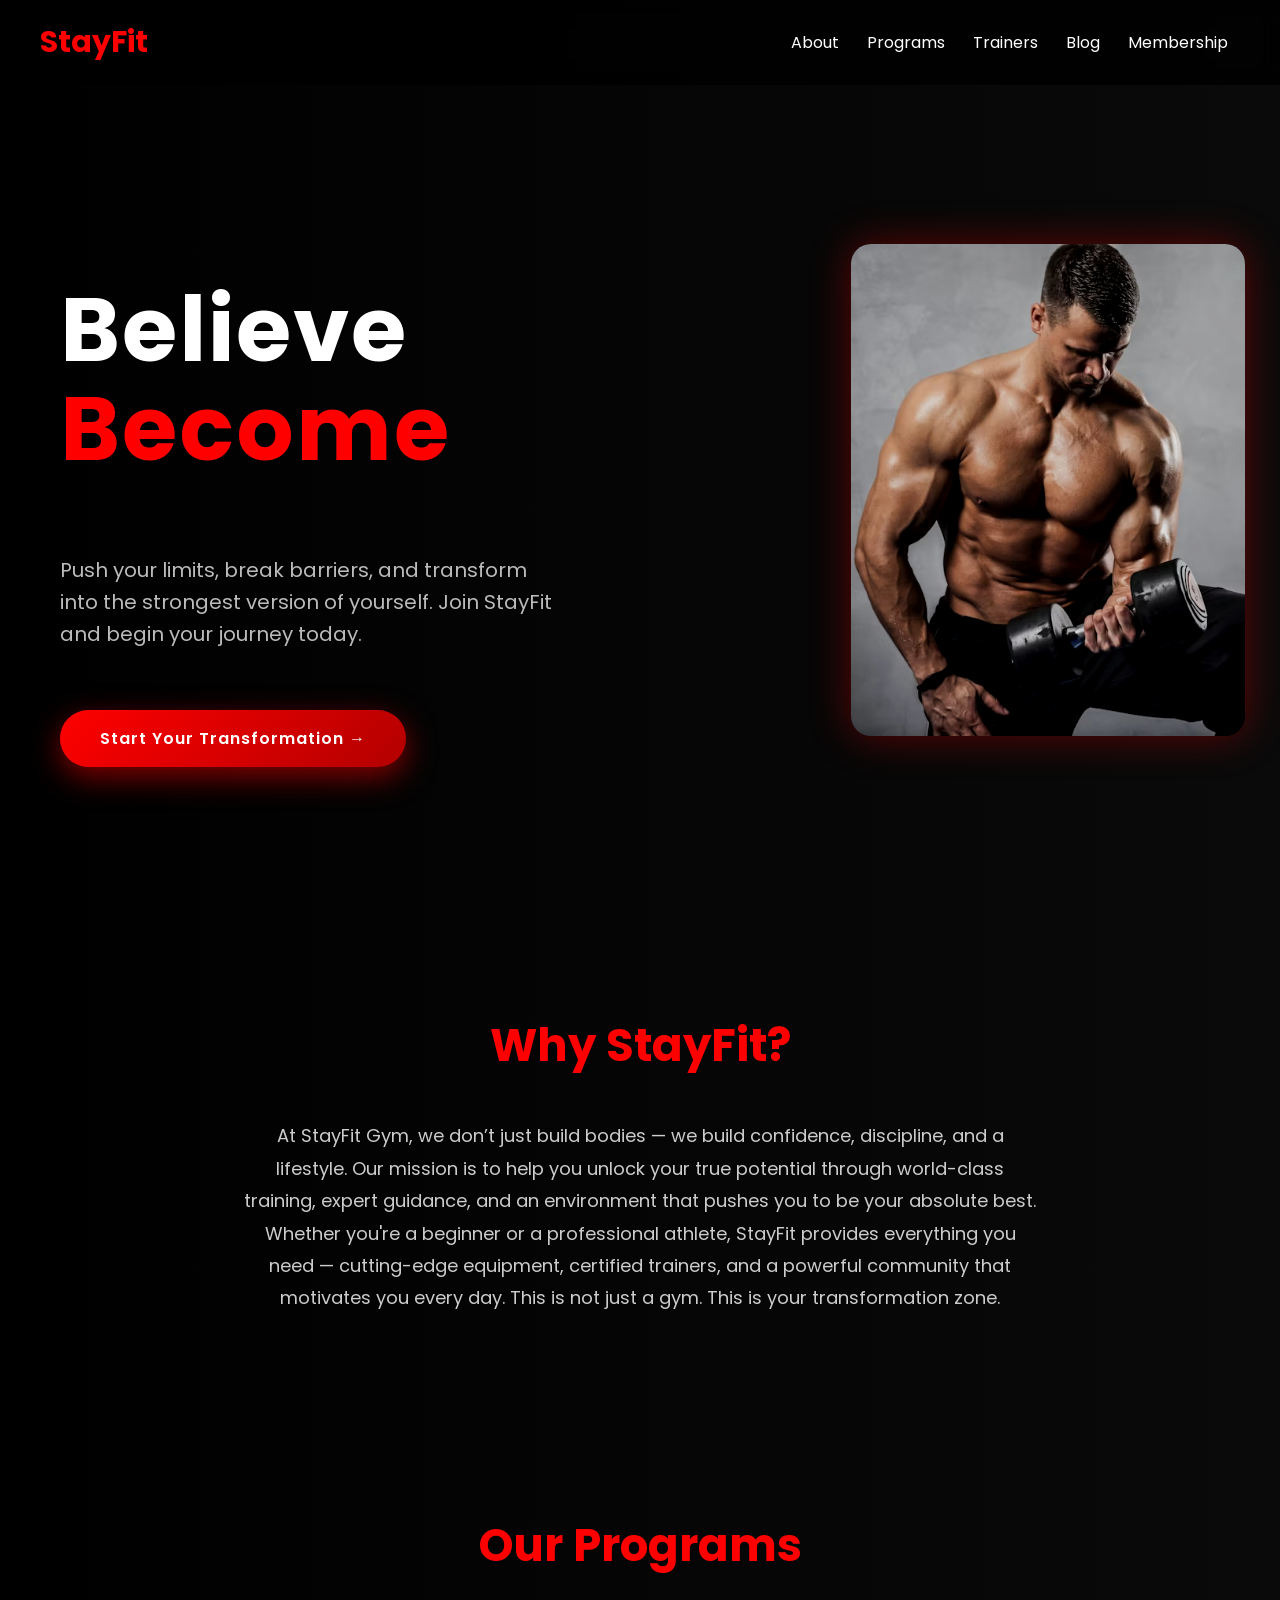
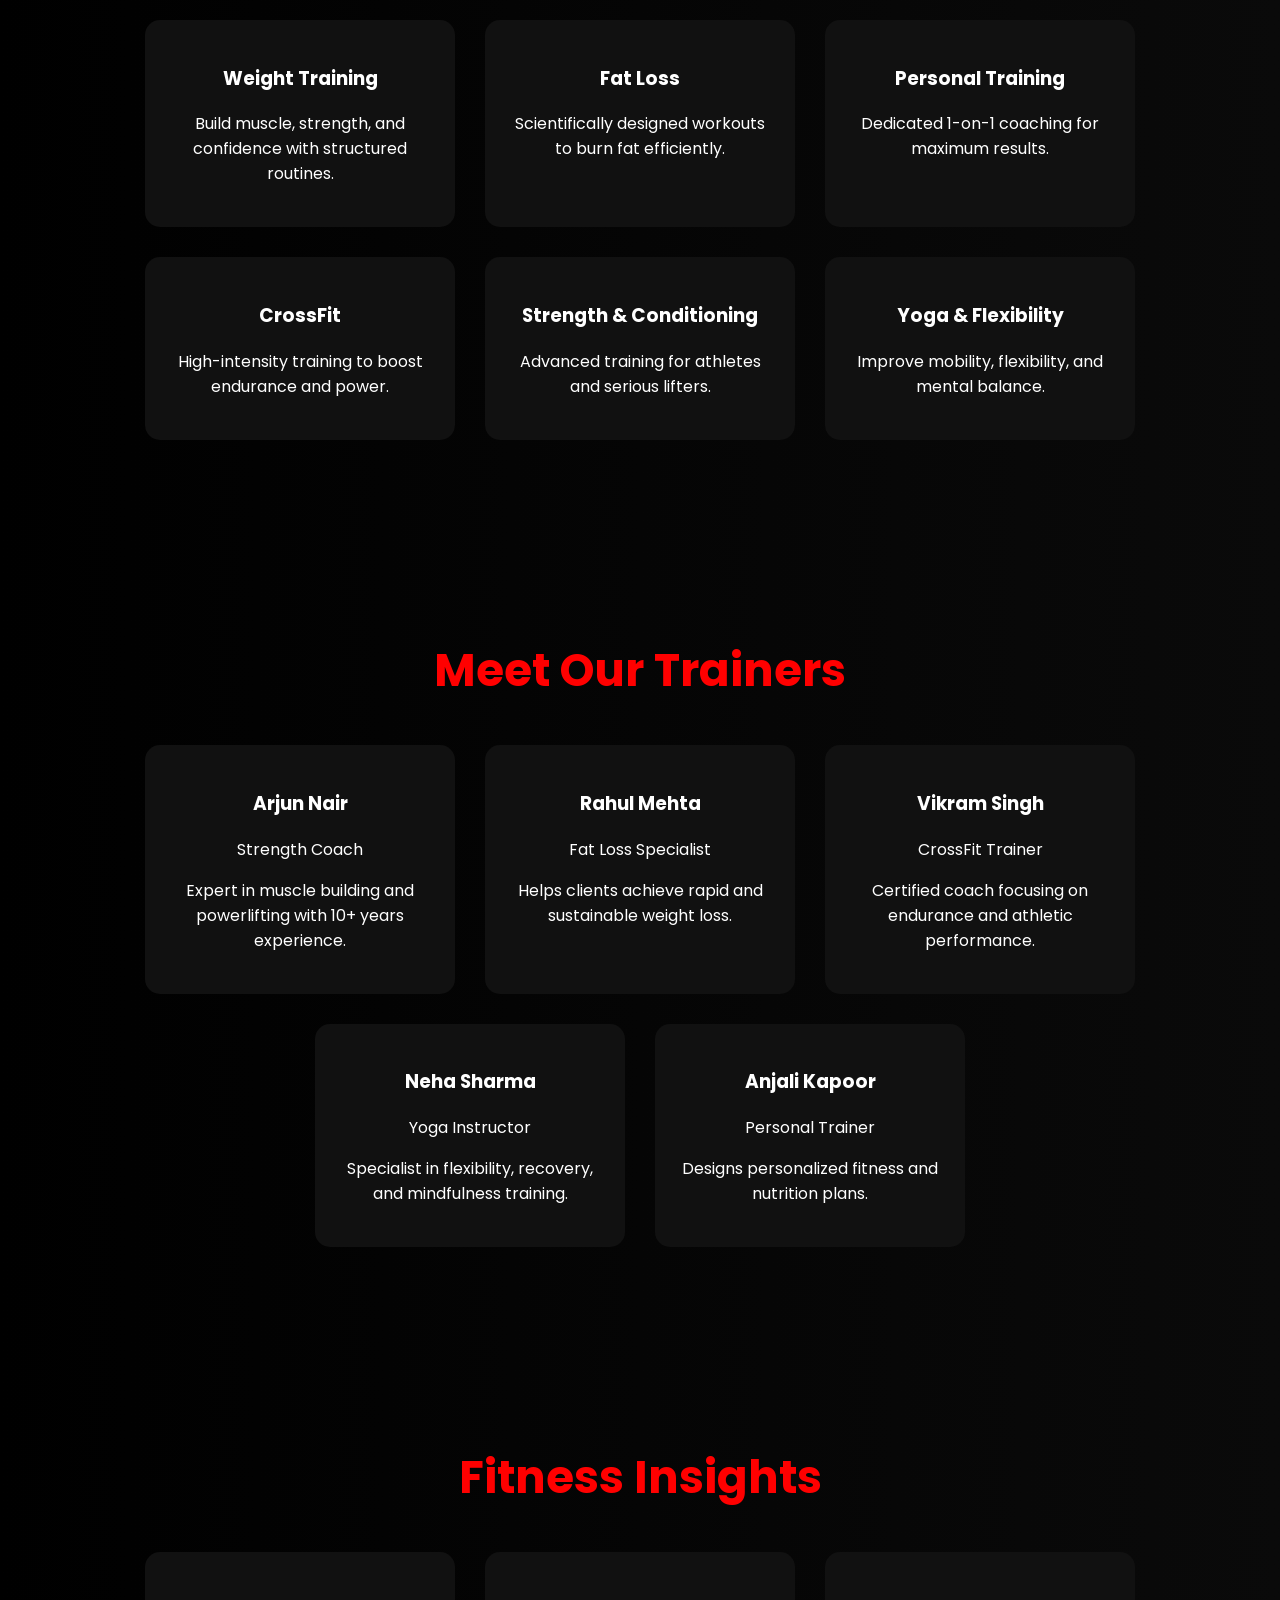
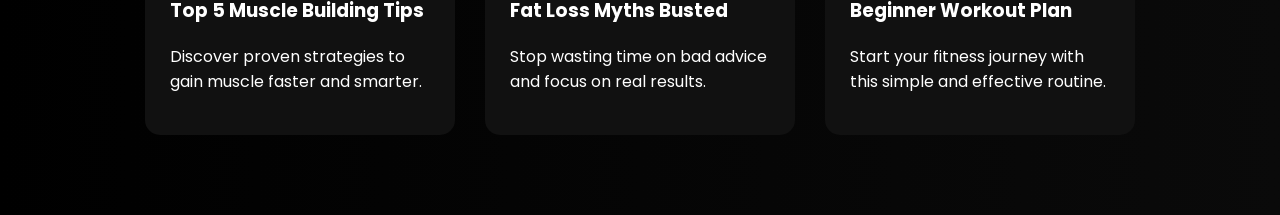
<file: templates/index.html>
<!DOCTYPE html>
<html>
<head>
    <title>StayFit Gym</title>

    <!-- Google Font -->
    <link href="https://fonts.googleapis.com/css2?family=Poppins:wght@300;400;600;700&display=swap" rel="stylesheet">

    <!-- CSS -->
    <link rel="stylesheet" href="style.css">
</head>

<body>

<header>
    <div class="logo">StayFit</div>

    <nav>
        <a href="#about">About</a>
        <a href="#programs">Programs</a>
        <a href="#trainers">Trainers</a>
        <a href="#blog">Blog</a>
        <a href="templates/membership">Membership</a>
    </nav>
</header>

<!-- HERO -->
<section class="hero">

    <div class="left">
        <h1>
            Believe<br>
            <span>Become</span>
        </h1>

        <p class="tagline">
            Push your limits, break barriers, and transform into the strongest version of yourself.
            Join StayFit and begin your journey today.
        </p>

        <a href="membership" class="btn">
            Start Your Transformation →
        </a>
    </div>

    <div class="right">
        <img src="images/gym2.jpg" alt="Gym">
    </div>

</section>

<!-- ABOUT -->
<section id="about" class="about">
    <h2 class="section-title">Why StayFit?</h2>

    <p class="about-text">
        At StayFit Gym, we don’t just build bodies — we build confidence, discipline, and a lifestyle.
        Our mission is to help you unlock your true potential through world-class training, expert guidance,
        and an environment that pushes you to be your absolute best.

        Whether you're a beginner or a professional athlete, StayFit provides everything you need —
        cutting-edge equipment, certified trainers, and a powerful community that motivates you every day.

        This is not just a gym. This is your transformation zone.
    </p>
</section>

<!-- PROGRAMS -->
<section id="programs" class="programs">
    <h2 class="section-title">Our Programs</h2>

    <div class="program-grid">

        <div class="program-card">
            <h3>Weight Training</h3>
            <p>Build muscle, strength, and confidence with structured routines.</p>
        </div>

        <div class="program-card">
            <h3>Fat Loss</h3>
            <p>Scientifically designed workouts to burn fat efficiently.</p>
        </div>

        <div class="program-card">
            <h3>Personal Training</h3>
            <p>Dedicated 1-on-1 coaching for maximum results.</p>
        </div>

        <div class="program-card">
            <h3>CrossFit</h3>
            <p>High-intensity training to boost endurance and power.</p>
        </div>

        <div class="program-card">
            <h3>Strength & Conditioning</h3>
            <p>Advanced training for athletes and serious lifters.</p>
        </div>

        <div class="program-card">
            <h3>Yoga & Flexibility</h3>
            <p>Improve mobility, flexibility, and mental balance.</p>
        </div>

    </div>
</section>

<!-- TRAINERS -->
<section id="trainers" class="trainers">
    <h2 class="section-title">Meet Our Trainers</h2>

    <div class="trainer-grid">

        <div class="trainer-card">
            <h3>Arjun Nair</h3>
            <p class="role">Strength Coach</p>
            <p>Expert in muscle building and powerlifting with 10+ years experience.</p>
        </div>

        <div class="trainer-card">
            <h3>Rahul Mehta</h3>
            <p class="role">Fat Loss Specialist</p>
            <p>Helps clients achieve rapid and sustainable weight loss.</p>
        </div>

        <div class="trainer-card">
            <h3>Vikram Singh</h3>
            <p class="role">CrossFit Trainer</p>
            <p>Certified coach focusing on endurance and athletic performance.</p>
        </div>

        <div class="trainer-card">
            <h3>Neha Sharma</h3>
            <p class="role">Yoga Instructor</p>
            <p>Specialist in flexibility, recovery, and mindfulness training.</p>
        </div>

        <div class="trainer-card">
            <h3>Anjali Kapoor</h3>
            <p class="role">Personal Trainer</p>
            <p>Designs personalized fitness and nutrition plans.</p>
        </div>

    </div>
</section>

<!-- BLOG -->
<section id="blog" class="blog">
    <h2 class="section-title">Fitness Insights</h2>

    <div class="blog-grid">

        <div class="blog-card">
            <h3>Top 5 Muscle Building Tips</h3>
            <p>Discover proven strategies to gain muscle faster and smarter.</p>
        </div>

        <div class="blog-card">
            <h3>Fat Loss Myths Busted</h3>
            <p>Stop wasting time on bad advice and focus on real results.</p>
        </div>

        <div class="blog-card">
            <h3>Beginner Workout Plan</h3>
            <p>Start your fitness journey with this simple and effective routine.</p>
        </div>

    </div>
</section>

</body>
</html>
</file>
<file: templates/style.css>
/* GLOBAL */
body {
    margin: 0;
    font-family: 'Poppins', sans-serif;
    background: linear-gradient(to right, #000000, #0a0a0a);
    color: white;
    overflow-x: hidden;
}

/* HEADER */
header {
    display: flex;
    justify-content: space-between;
    align-items: center;
    padding: 20px 40px;
    position: sticky;
    top: 0;
    background: rgba(0,0,0,0.8);
    backdrop-filter: blur(10px);
}

.logo {
    font-size: 30px;
    font-weight: bold;
    color: red;
}

nav a {
    margin: 0 12px;
    text-decoration: none;
    color: white;
    position: relative;
}

nav a::after {
    content: '';
    width: 0%;
    height: 2px;
    background: red;
    position: absolute;
    left: 0;
    bottom: -5px;
    transition: 0.3s;
}

nav a:hover::after {
    width: 100%;
}

/* AUTH BUTTONS */
.auth-buttons a {
    margin-left: 10px;
    padding: 8px 18px;
    border: 1px solid red;
    color: red;
    text-decoration: none;
    transition: 0.3s;
}

.auth-buttons a:hover {
    background: red;
    color: white;
}

/* HERO */
.hero {
    display: flex;
    height: 90vh;
    align-items: center;
}

/* LEFT */
.left {
    width: 60%;
    padding: 0 60px;
    animation: fadeInLeft 1s ease;
}

.left h1 {
    font-size: 90px;
    line-height: 1.1;
    letter-spacing: 2px;
}

.left h1 span {
    color: red;
}

/* TAGLINE */
.tagline {
    margin-top: 20px;
    font-size: 20px;
    color: #bbb;
    max-width: 500px;
    line-height: 1.6;
}

/* 🔥 ULTRA PREMIUM BUTTON */
.btn {
    display: inline-block;
    margin-top: 40px;
    padding: 16px 40px;
    font-size: 16px;
    font-weight: 600;
    color: white;
    text-decoration: none;
    border-radius: 50px;

    background: linear-gradient(135deg, #ff0000, #b30000);
    box-shadow: 0 10px 30px rgba(255, 0, 0, 0.5);

    position: relative;
    overflow: hidden;
    transition: all 0.3s ease;

    letter-spacing: 1px;
}

/* GLOW */
.btn::after {
    content: "";
    position: absolute;
    inset: -2px;
    border-radius: 50px;
    background: linear-gradient(45deg, red, transparent, red);
    z-index: -1;
    filter: blur(10px);
    opacity: 0.7;
}

/* SHINE */
.btn::before {
    content: "";
    position: absolute;
    top: 0;
    left: -100%;
    width: 50%;
    height: 100%;
    background: rgba(255, 255, 255, 0.3);
    transform: skewX(-25deg);
}

.btn:hover::before {
    left: 130%;
    transition: 0.6s;
}

/* HOVER */
.btn:hover {
    transform: translateY(-5px) scale(1.05);
    box-shadow: 0 20px 50px rgba(255, 0, 0, 0.8);
}

/* CLICK */
.btn:active {
    transform: scale(0.95);
}

/* PULSE */
@keyframes pulse {
    0% {
        box-shadow: 0 0 0 0 rgba(255, 0, 0, 0.6);
    }
    70% {
        box-shadow: 0 0 0 20px rgba(255, 0, 0, 0);
    }
    100% {
        box-shadow: 0 0 0 0 rgba(255, 0, 0, 0);
    }
}

.btn {
    animation: pulse 2s infinite;
}

/* RIGHT IMAGE */
.right {
    width: 40%;
    display: flex;
    justify-content: center;
    align-items: center;
    animation: fadeInRight 1s ease;
}

.right img {
    width: 85%;
    height: 75%;
    object-fit: cover;
    border-radius: 20px;

    filter: brightness(0.85) contrast(1.1);
    box-shadow: 0 0 40px rgba(255, 0, 0, 0.4);

    transition: 0.4s;
}

.right img:hover {
    transform: scale(1.05);
}

/* ANIMATIONS */
@keyframes fadeInLeft {
    from {
        opacity: 0;
        transform: translateX(-50px);
    }
    to {
        opacity: 1;
        transform: translateX(0);
    }
}

@keyframes fadeInRight {
    from {
        opacity: 0;
        transform: translateX(50px);
    }
    to {
        opacity: 1;
        transform: translateX(0);
    }
}
/* MEMBERSHIP PAGE */

.membership {
    text-align: center;
    padding: 80px 40px;
}

.title {
    font-size: 50px;
    margin-bottom: 10px;
}

.subtitle {
    color: #bbb;
    margin-bottom: 50px;
}

/* PLAN CARDS */
.plans {
    display: flex;
    justify-content: center;
    gap: 30px;
    flex-wrap: wrap;
}

.card {
    background: #111;
    padding: 30px;
    width: 280px;
    border-radius: 20px;
    text-align: center;

    border: 1px solid rgba(255, 0, 0, 0.2);
    transition: 0.3s;
}

.card:hover {
    transform: translateY(-10px) scale(1.03);
    box-shadow: 0 0 30px rgba(255, 0, 0, 0.5);
}

/* POPULAR PLAN */
.popular {
    border: 2px solid red;
    box-shadow: 0 0 40px rgba(255, 0, 0, 0.6);
}

/* TEXT */
.card h2 {
    font-size: 28px;
    margin-bottom: 10px;
}

.card h3 {
    color: red;
    margin-bottom: 20px;
}

.card ul {
    list-style: none;
    padding: 0;
    margin-bottom: 25px;
}

.card ul li {
    margin: 10px 0;
    color: #ccc;
}

/* BUTTON FIX INSIDE CARD */
.card .btn {
    width: 100%;
}
/* MEMBERSHIP PAGE */

.membership {
    text-align: center;
    padding: 80px 40px;
}

.title {
    font-size: 50px;
    margin-bottom: 10px;
}

.subtitle {
    color: #bbb;
    margin-bottom: 50px;
}

/* PLAN CARDS */
.plans {
    display: flex;
    justify-content: center;
    gap: 30px;
    flex-wrap: wrap;
}

.card {
    background: #111;
    padding: 30px;
    width: 280px;
    border-radius: 20px;
    text-align: center;

    border: 1px solid rgba(255, 0, 0, 0.2);
    transition: 0.3s;

    display: flex;
    flex-direction: column;
}


.card:hover {
    transform: translateY(-10px) scale(1.03);
    box-shadow: 0 0 30px rgba(255, 0, 0, 0.5);
}

/* POPULAR PLAN */
.popular {
    border: 2px solid red;
    box-shadow: 0 0 40px rgba(255, 0, 0, 0.6);
}

/* TEXT */
.card h2 {
    font-size: 28px;
    margin-bottom: 10px;
}

.card h3 {
    color: red;
    margin-bottom: 20px;
}

.card ul {
    flex-grow: 1;
}

.card ul li {
    margin: 10px 0;
    color: #ccc;
}

/* BUTTON INSIDE CARD */
.card .btn {
    width: 100%;
}
.card form {
    margin-top: 20px;
}
/* SECTION TITLES */
.section-title {
    text-align: center;
    font-size: 45px;
    margin-bottom: 40px;
    color: red;
}

/* ABOUT */
.about {
    padding: 80px 60px;
    text-align: center;
}

.about-text {
    max-width: 800px;
    margin: auto;
    font-size: 18px;
    color: #ccc;
    line-height: 1.8;
}

/* PROGRAMS */
.programs {
    padding: 80px 60px;
}

.program-grid {
    display: flex;
    flex-wrap: wrap;
    gap: 30px;
    justify-content: center;
}

.program-card {
    background: #111;
    padding: 25px;
    width: 260px;
    border-radius: 15px;
    text-align: center;
    transition: 0.3s;
}

.program-card:hover {
    transform: translateY(-10px);
    box-shadow: 0 0 20px red;
}

/* TRAINERS */
.trainers {
    padding: 80px 60px;
}

.trainer-grid {
    display: flex;
    flex-wrap: wrap;
    gap: 30px;
    justify-content: center;
}

.trainer-card {
    background: #111;
    padding: 25px;
    width: 260px;
    border-radius: 15px;
    text-align: center;
    transition: 0.3s;
}

.trainer-card:hover {
    transform: scale(1.05);
    box-shadow: 0 0 20px red;
}

/* BLOG */
.blog {
    padding: 80px 60px;
}

.blog-grid {
    display: flex;
    gap: 30px;
    justify-content: center;
}

.blog-card {
    background: #111;
    padding: 25px;
    width: 260px;
    border-radius: 15px;
    transition: 0.3s;
}

.blog-card:hover {
    transform: translateY(-10px);
    box-shadow: 0 0 20px red;
}
html {
    scroll-behavior: smooth;
}
</file>
